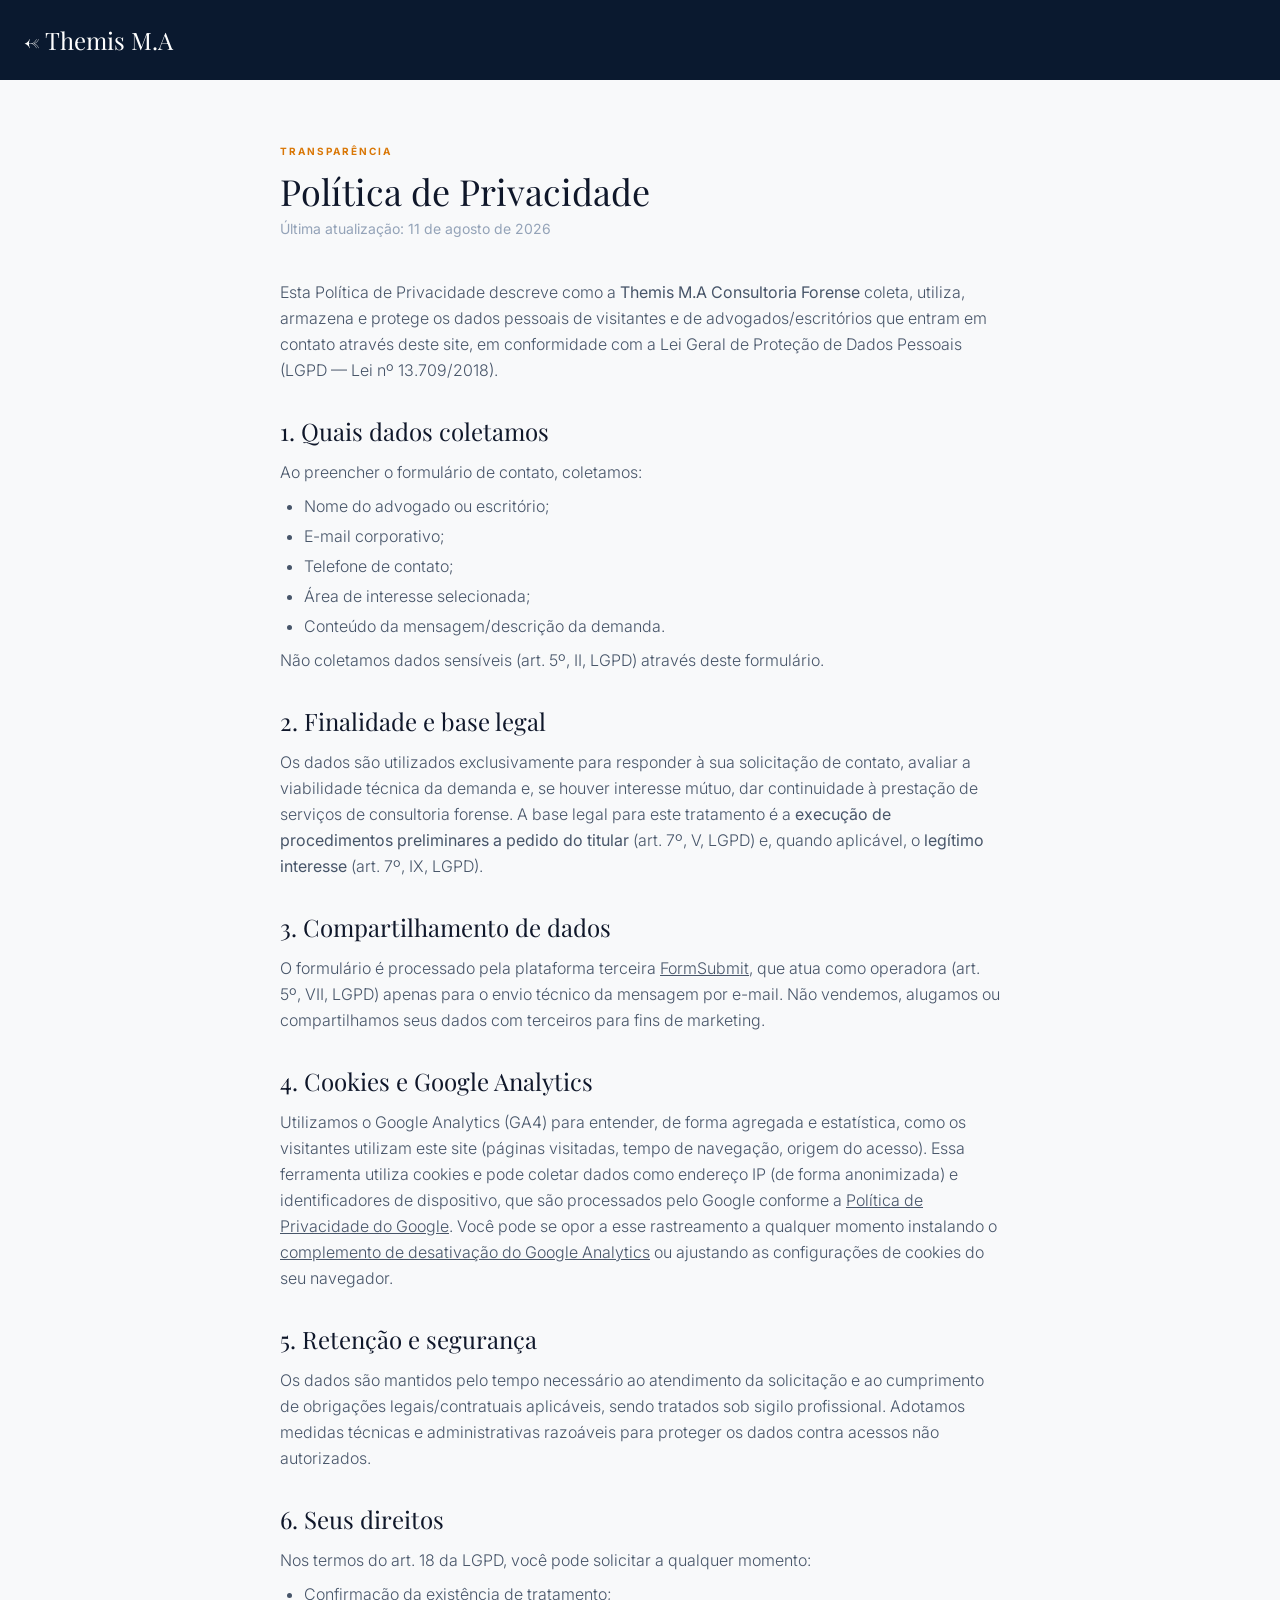
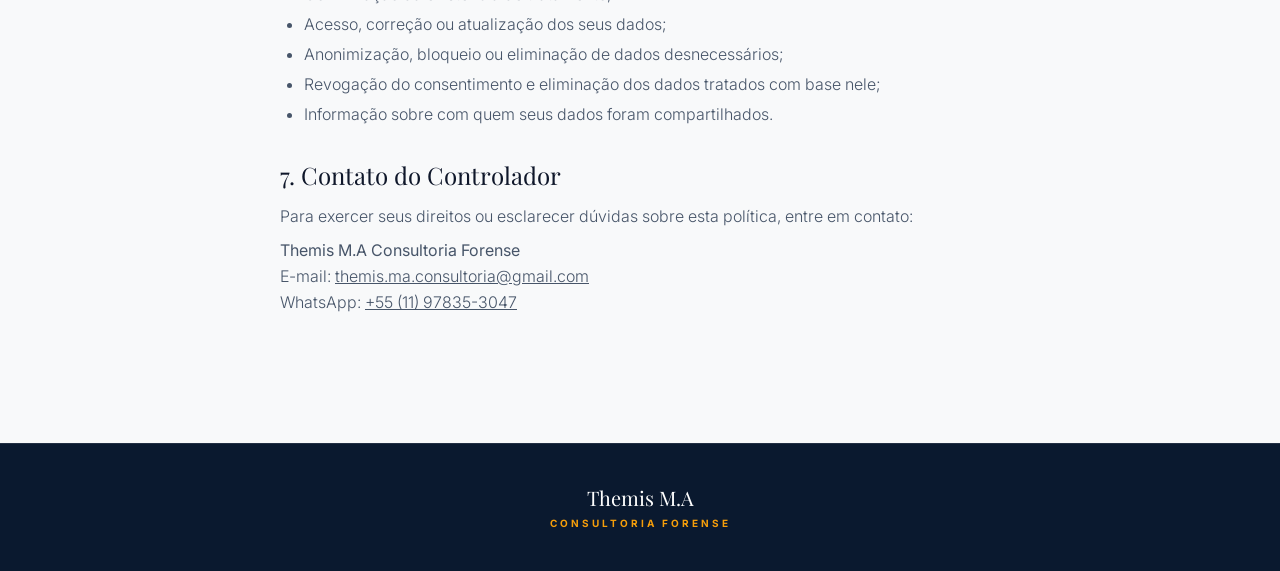
<file: privacidade.html>
<!DOCTYPE html>
<html lang="pt-BR">
<head>
    <meta charset="UTF-8">
    <meta name="viewport" content="width=device-width, initial-scale=1.0">

    <!-- Google tag (gtag.js) -->
    <script async src="https://www.googletagmanager.com/gtag/js?id=G-5MSVHK6R25"></script>
    <script>
      window.dataLayer = window.dataLayer || [];
      function gtag(){dataLayer.push(arguments);}
      gtag('js', new Date());
      gtag('config', 'G-5MSVHK6R25');
    </script>

    <title>Política de Privacidade | Themis M.A Consultoria Forense</title>
    <meta name="description" content="Política de Privacidade da Themis M.A Consultoria Forense: como coletamos, usamos e protegemos os seus dados, em conformidade com a LGPD (Lei 13.709/2018).">
    <meta name="robots" content="noindex, follow">
    <link rel="canonical" href="https://themisconsultoriaforense.com.br/privacidade.html">
    <link rel="icon" type="image/png" href="/assets/img/favicon-logo.png">

    <link rel="stylesheet" href="/assets/css/tailwind.css">
    <link href="https://fonts.googleapis.com/css2?family=Inter:wght@300;400;500;600;700&family=Playfair+Display:wght@600;700;800&display=swap" rel="stylesheet">
    <style>
        body { font-family: 'Inter', sans-serif; }
        h1, h2, .font-serif { font-family: 'Playfair Display', serif; }
        .navy-bg { background-color: #0A192F; }
        .accent-gold { color: #D4AF37; }
    </style>
</head>
<body class="bg-[#F8F9FA] text-slate-800">

    <header class="navy-bg py-6">
        <div class="container mx-auto px-6">
            <a href="/" class="text-white font-serif text-2xl hover:text-amber-400 transition-colors">&larr; Themis M.A</a>
        </div>
    </header>

    <main class="container mx-auto px-6 py-16 max-w-3xl">
        <span class="text-amber-600 font-bold tracking-[0.2em] text-[10px] uppercase mb-3 block">Transparência</span>
        <h1 class="text-4xl font-serif text-slate-900 mb-2">Política de Privacidade</h1>
        <p class="text-sm text-slate-400 mb-10">Última atualização: 11 de agosto de 2026</p>

        <div class="prose prose-slate max-w-none space-y-8 text-slate-600 leading-relaxed font-light">
            <p>
                Esta Política de Privacidade descreve como a <strong>Themis M.A Consultoria Forense</strong>
                coleta, utiliza, armazena e protege os dados pessoais de visitantes e de
                advogados/escritórios que entram em contato através deste site, em conformidade com a
                Lei Geral de Proteção de Dados Pessoais (LGPD — Lei nº 13.709/2018).
            </p>

            <div>
                <h2 class="text-2xl font-serif text-slate-900 mb-3">1. Quais dados coletamos</h2>
                <p>Ao preencher o formulário de contato, coletamos:</p>
                <ul class="list-disc pl-6 space-y-1 mt-2">
                    <li>Nome do advogado ou escritório;</li>
                    <li>E-mail corporativo;</li>
                    <li>Telefone de contato;</li>
                    <li>Área de interesse selecionada;</li>
                    <li>Conteúdo da mensagem/descrição da demanda.</li>
                </ul>
                <p class="mt-2">Não coletamos dados sensíveis (art. 5º, II, LGPD) através deste formulário.</p>
            </div>

            <div>
                <h2 class="text-2xl font-serif text-slate-900 mb-3">2. Finalidade e base legal</h2>
                <p>
                    Os dados são utilizados exclusivamente para responder à sua solicitação de contato,
                    avaliar a viabilidade técnica da demanda e, se houver interesse mútuo, dar continuidade
                    à prestação de serviços de consultoria forense. A base legal para este tratamento é a
                    <strong> execução de procedimentos preliminares a pedido do titular</strong> (art. 7º, V, LGPD)
                    e, quando aplicável, o <strong>legítimo interesse</strong> (art. 7º, IX, LGPD).
                </p>
            </div>

            <div>
                <h2 class="text-2xl font-serif text-slate-900 mb-3">3. Compartilhamento de dados</h2>
                <p>
                    O formulário é processado pela plataforma terceira <a href="https://formsubmit.co" target="_blank" rel="noopener noreferrer" class="underline hover:text-amber-600">FormSubmit</a>,
                    que atua como operadora (art. 5º, VII, LGPD) apenas para o envio técnico da mensagem por
                    e-mail. Não vendemos, alugamos ou compartilhamos seus dados com terceiros para fins de
                    marketing.
                </p>
            </div>

            <div>
                <h2 class="text-2xl font-serif text-slate-900 mb-3">4. Cookies e Google Analytics</h2>
                <p>
                    Utilizamos o Google Analytics (GA4) para entender, de forma agregada e estatística,
                    como os visitantes utilizam este site (páginas visitadas, tempo de navegação, origem
                    do acesso). Essa ferramenta utiliza cookies e pode coletar dados como endereço IP
                    (de forma anonimizada) e identificadores de dispositivo, que são processados pelo
                    Google conforme a <a href="https://policies.google.com/privacy" target="_blank" rel="noopener noreferrer" class="underline hover:text-amber-600">Política de Privacidade do Google</a>.
                    Você pode se opor a esse rastreamento a qualquer momento instalando o
                    <a href="https://tools.google.com/dlpage/gaoptout" target="_blank" rel="noopener noreferrer" class="underline hover:text-amber-600">complemento de desativação do Google Analytics</a>
                    ou ajustando as configurações de cookies do seu navegador.
                </p>
            </div>

            <div>
                <h2 class="text-2xl font-serif text-slate-900 mb-3">5. Retenção e segurança</h2>
                <p>
                    Os dados são mantidos pelo tempo necessário ao atendimento da solicitação e ao
                    cumprimento de obrigações legais/contratuais aplicáveis, sendo tratados sob sigilo
                    profissional. Adotamos medidas técnicas e administrativas razoáveis para proteger os
                    dados contra acessos não autorizados.
                </p>
            </div>

            <div>
                <h2 class="text-2xl font-serif text-slate-900 mb-3">6. Seus direitos</h2>
                <p>Nos termos do art. 18 da LGPD, você pode solicitar a qualquer momento:</p>
                <ul class="list-disc pl-6 space-y-1 mt-2">
                    <li>Confirmação da existência de tratamento;</li>
                    <li>Acesso, correção ou atualização dos seus dados;</li>
                    <li>Anonimização, bloqueio ou eliminação de dados desnecessários;</li>
                    <li>Revogação do consentimento e eliminação dos dados tratados com base nele;</li>
                    <li>Informação sobre com quem seus dados foram compartilhados.</li>
                </ul>
            </div>

            <div>
                <h2 class="text-2xl font-serif text-slate-900 mb-3">7. Contato do Controlador</h2>
                <p>
                    Para exercer seus direitos ou esclarecer dúvidas sobre esta política, entre em contato:
                </p>
                <p class="mt-2">
                    <strong>Themis M.A Consultoria Forense</strong><br>
                    E-mail: <a href="mailto:themis.ma.consultoria@gmail.com" class="underline hover:text-amber-600">themis.ma.consultoria@gmail.com</a><br>
                    WhatsApp: <a href="https://wa.me/5511978353047" target="_blank" rel="noopener noreferrer" class="underline hover:text-amber-600">+55 (11) 97835-3047</a>
                </p>
            </div>
        </div>
    </main>

    <footer class="navy-bg text-white py-10 border-t border-white/10 mt-16">
        <div class="container mx-auto px-6 text-center">
            <p class="font-serif text-xl">Themis M.A</p>
            <p class="text-[10px] uppercase tracking-[0.3em] text-amber-500 font-bold mt-1">Consultoria Forense</p>
        </div>
    </footer>
</body>
</html>
</file>
